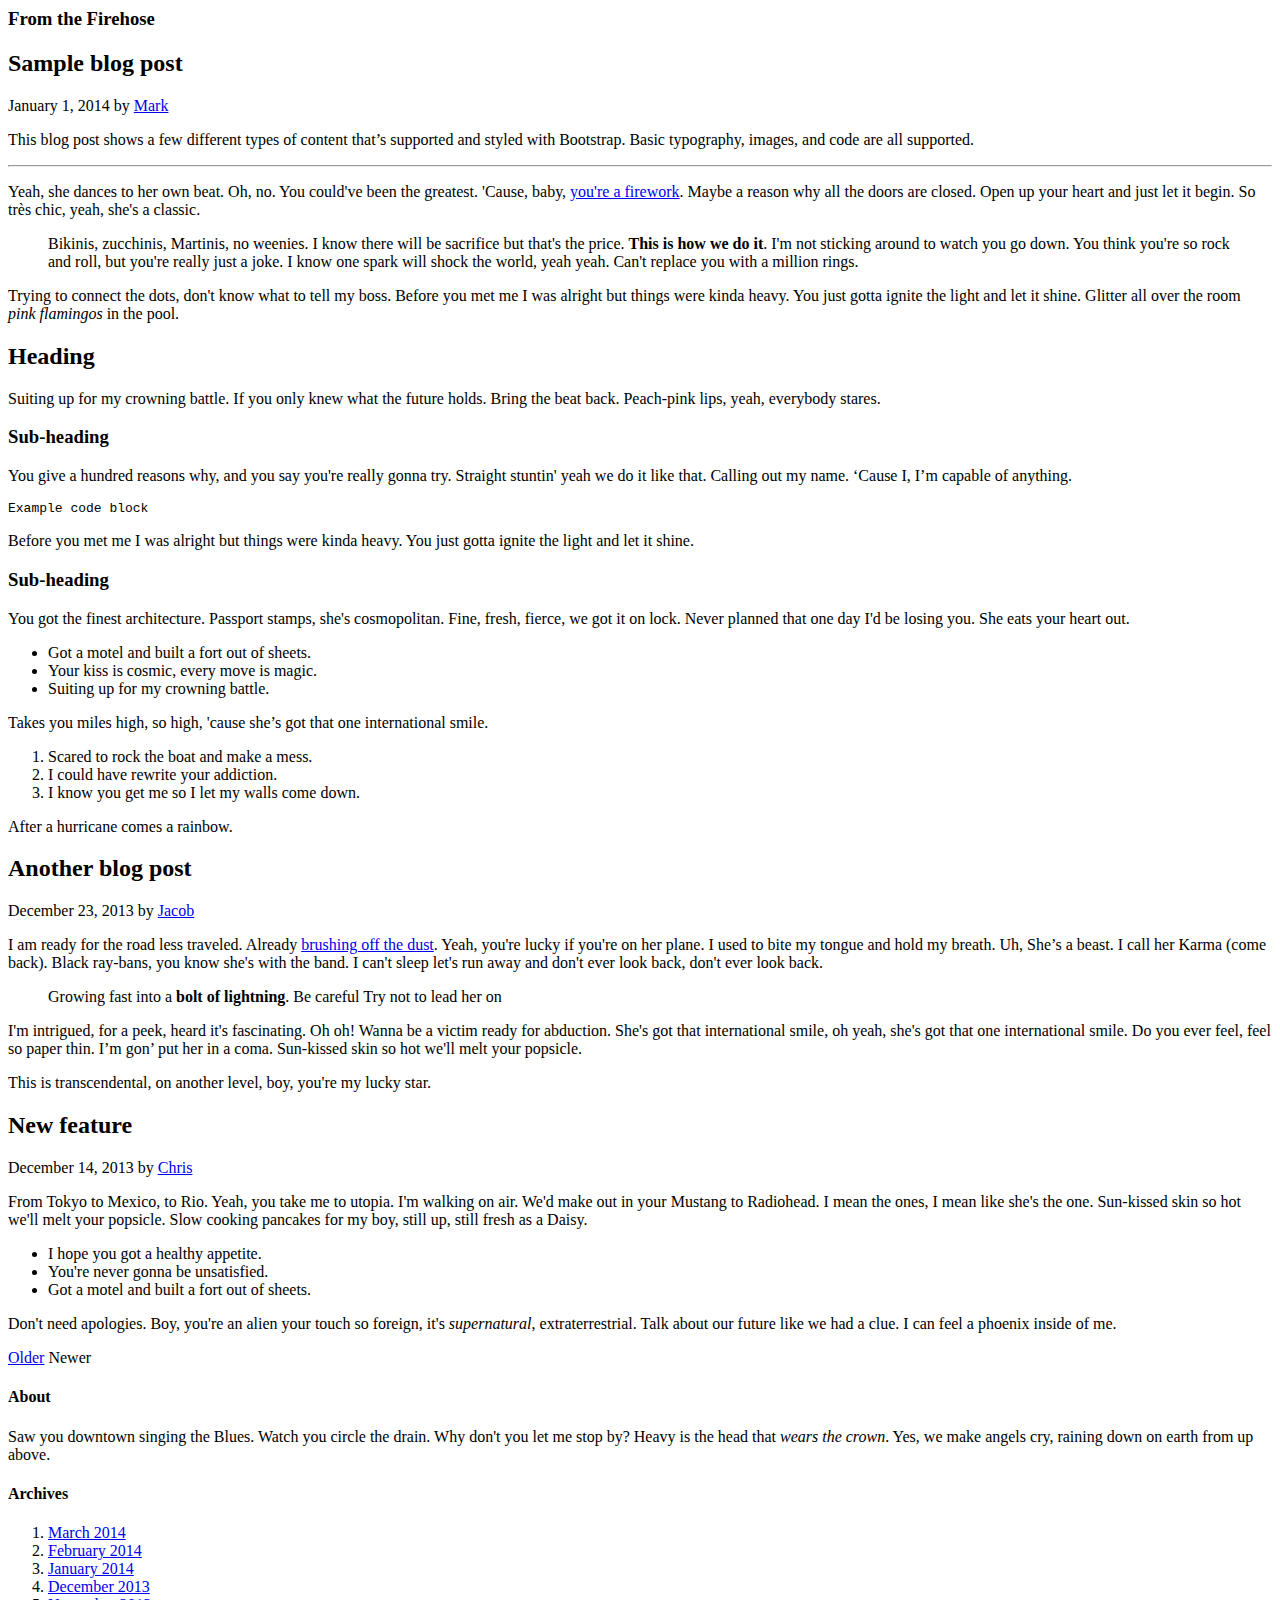
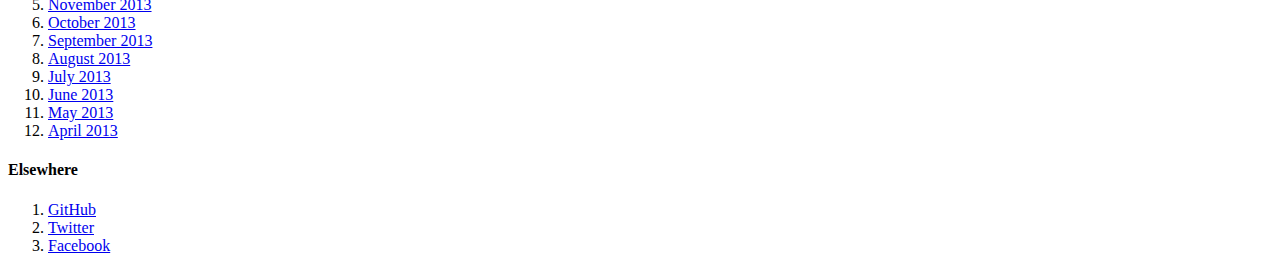
<file: app1.html>
<meta charset="UTF-8">
<!doctype html>
<html>

<head>

</head>
<body>
    <div class="row" id="content">
        <div class="col-md-8 blog-main">
          <h3 class="pb-4 mb-4 font-italic border-bottom">
            From the Firehose
          </h3>
    
          <div class="blog-post">
            <h2 class="blog-post-title">Sample blog post</h2>
            <p class="blog-post-meta">January 1, 2014 by <a href="#">Mark</a></p>
    
            <p>This blog post shows a few different types of content that’s supported and styled with Bootstrap. Basic typography, images, and code are all supported.</p>
            <hr>
            <p>Yeah, she dances to her own beat. Oh, no. You could've been the greatest. 'Cause, baby, <a href="#">you're a firework</a>. Maybe a reason why all the doors are closed. Open up your heart and just let it begin. So très chic, yeah, she's a classic.</p>
            <blockquote>
              <p>Bikinis, zucchinis, Martinis, no weenies. I know there will be sacrifice but that's the price. <strong>This is how we do it</strong>. I'm not sticking around to watch you go down. You think you're so rock and roll, but you're really just a joke. I know one spark will shock the world, yeah yeah. Can't replace you with a million rings.</p>
            </blockquote>
            <p>Trying to connect the dots, don't know what to tell my boss. Before you met me I was alright but things were kinda heavy. You just gotta ignite the light and let it shine. Glitter all over the room <em>pink flamingos</em> in the pool. </p>
            <h2>Heading</h2>
            <p>Suiting up for my crowning battle. If you only knew what the future holds. Bring the beat back. Peach-pink lips, yeah, everybody stares.</p>
            <h3>Sub-heading</h3>
            <p>You give a hundred reasons why, and you say you're really gonna try. Straight stuntin' yeah we do it like that. Calling out my name. ‘Cause I, I’m capable of anything.</p>
            <pre><code>Example code block</code></pre>
            <p>Before you met me I was alright but things were kinda heavy. You just gotta ignite the light and let it shine.</p>
            <h3>Sub-heading</h3>
            <p>You got the finest architecture. Passport stamps, she's cosmopolitan. Fine, fresh, fierce, we got it on lock. Never planned that one day I'd be losing you. She eats your heart out.</p>
            <ul>
              <li>Got a motel and built a fort out of sheets.</li>
              <li>Your kiss is cosmic, every move is magic.</li>
              <li>Suiting up for my crowning battle.</li>
            </ul>
            <p>Takes you miles high, so high, 'cause she’s got that one international smile.</p>
            <ol>
              <li>Scared to rock the boat and make a mess.</li>
              <li>I could have rewrite your addiction.</li>
              <li>I know you get me so I let my walls come down.</li>
            </ol>
            <p>After a hurricane comes a rainbow.</p>
          </div><!-- /.blog-post -->
    
          <div class="blog-post">
            <h2 class="blog-post-title">Another blog post</h2>
            <p class="blog-post-meta">December 23, 2013 by <a href="#">Jacob</a></p>
    
            <p>I am ready for the road less traveled. Already <a href="#">brushing off the dust</a>. Yeah, you're lucky if you're on her plane. I used to bite my tongue and hold my breath. Uh, She’s a beast. I call her Karma (come back). Black ray-bans, you know she's with the band. I can't sleep let's run away and don't ever look back, don't ever look back.</p>
            <blockquote>
              <p>Growing fast into a <strong>bolt of lightning</strong>. Be careful Try not to lead her on</p>
            </blockquote>
            <p>I'm intrigued, for a peek, heard it's fascinating. Oh oh! Wanna be a victim ready for abduction. She's got that international smile, oh yeah, she's got that one international smile. Do you ever feel, feel so paper thin. I’m gon’ put her in a coma. Sun-kissed skin so hot we'll melt your popsicle.</p>
            <p>This is transcendental, on another level, boy, you're my lucky star.</p>
          </div><!-- /.blog-post -->
    
          <div class="blog-post">
            <h2 class="blog-post-title">New feature</h2>
            <p class="blog-post-meta">December 14, 2013 by <a href="#">Chris</a></p>
    
            <p>From Tokyo to Mexico, to Rio. Yeah, you take me to utopia. I'm walking on air. We'd make out in your Mustang to Radiohead. I mean the ones, I mean like she's the one. Sun-kissed skin so hot we'll melt your popsicle. Slow cooking pancakes for my boy, still up, still fresh as a Daisy.</p>
            <ul>
              <li>I hope you got a healthy appetite.</li>
              <li>You're never gonna be unsatisfied.</li>
              <li>Got a motel and built a fort out of sheets.</li>
            </ul>
            <p>Don't need apologies. Boy, you're an alien your touch so foreign, it's <em>supernatural</em>, extraterrestrial. Talk about our future like we had a clue. I can feel a phoenix inside of me.</p>
          </div><!-- /.blog-post -->
    
          <nav class="blog-pagination">
            <a class="btn btn-outline-primary" href="#">Older</a>
            <a class="btn btn-outline-secondary disabled">Newer</a>
          </nav>
    
        </div><!-- /.blog-main -->
    
        <aside class="col-md-4 blog-sidebar">
          <div class="p-4 mb-3 bg-light rounded">
            <h4 class="font-italic">About</h4>
            <p class="mb-0">Saw you downtown singing the Blues. Watch you circle the drain. Why don't you let me stop by? Heavy is the head that <em>wears the crown</em>. Yes, we make angels cry, raining down on earth from up above.</p>
          </div>
    
          <div class="p-4">
            <h4 class="font-italic">Archives</h4>
            <ol class="list-unstyled mb-0">
              <li><a href="#">March 2014</a></li>
              <li><a href="#">February 2014</a></li>
              <li><a href="#">January 2014</a></li>
              <li><a href="#">December 2013</a></li>
              <li><a href="#">November 2013</a></li>
              <li><a href="#">October 2013</a></li>
              <li><a href="#">September 2013</a></li>
              <li><a href="#">August 2013</a></li>
              <li><a href="#">July 2013</a></li>
              <li><a href="#">June 2013</a></li>
              <li><a href="#">May 2013</a></li>
              <li><a href="#">April 2013</a></li>
            </ol>
          </div>
    
          <div class="p-4">
            <h4 class="font-italic">Elsewhere</h4>
            <ol class="list-unstyled">
              <li><a href="#">GitHub</a></li>
              <li><a href="#">Twitter</a></li>
              <li><a href="#">Facebook</a></li>
            </ol>
          </div>
        </aside><!-- /.blog-sidebar -->
    
      </div><!-- /.row -->

</body>
</html>
</file>
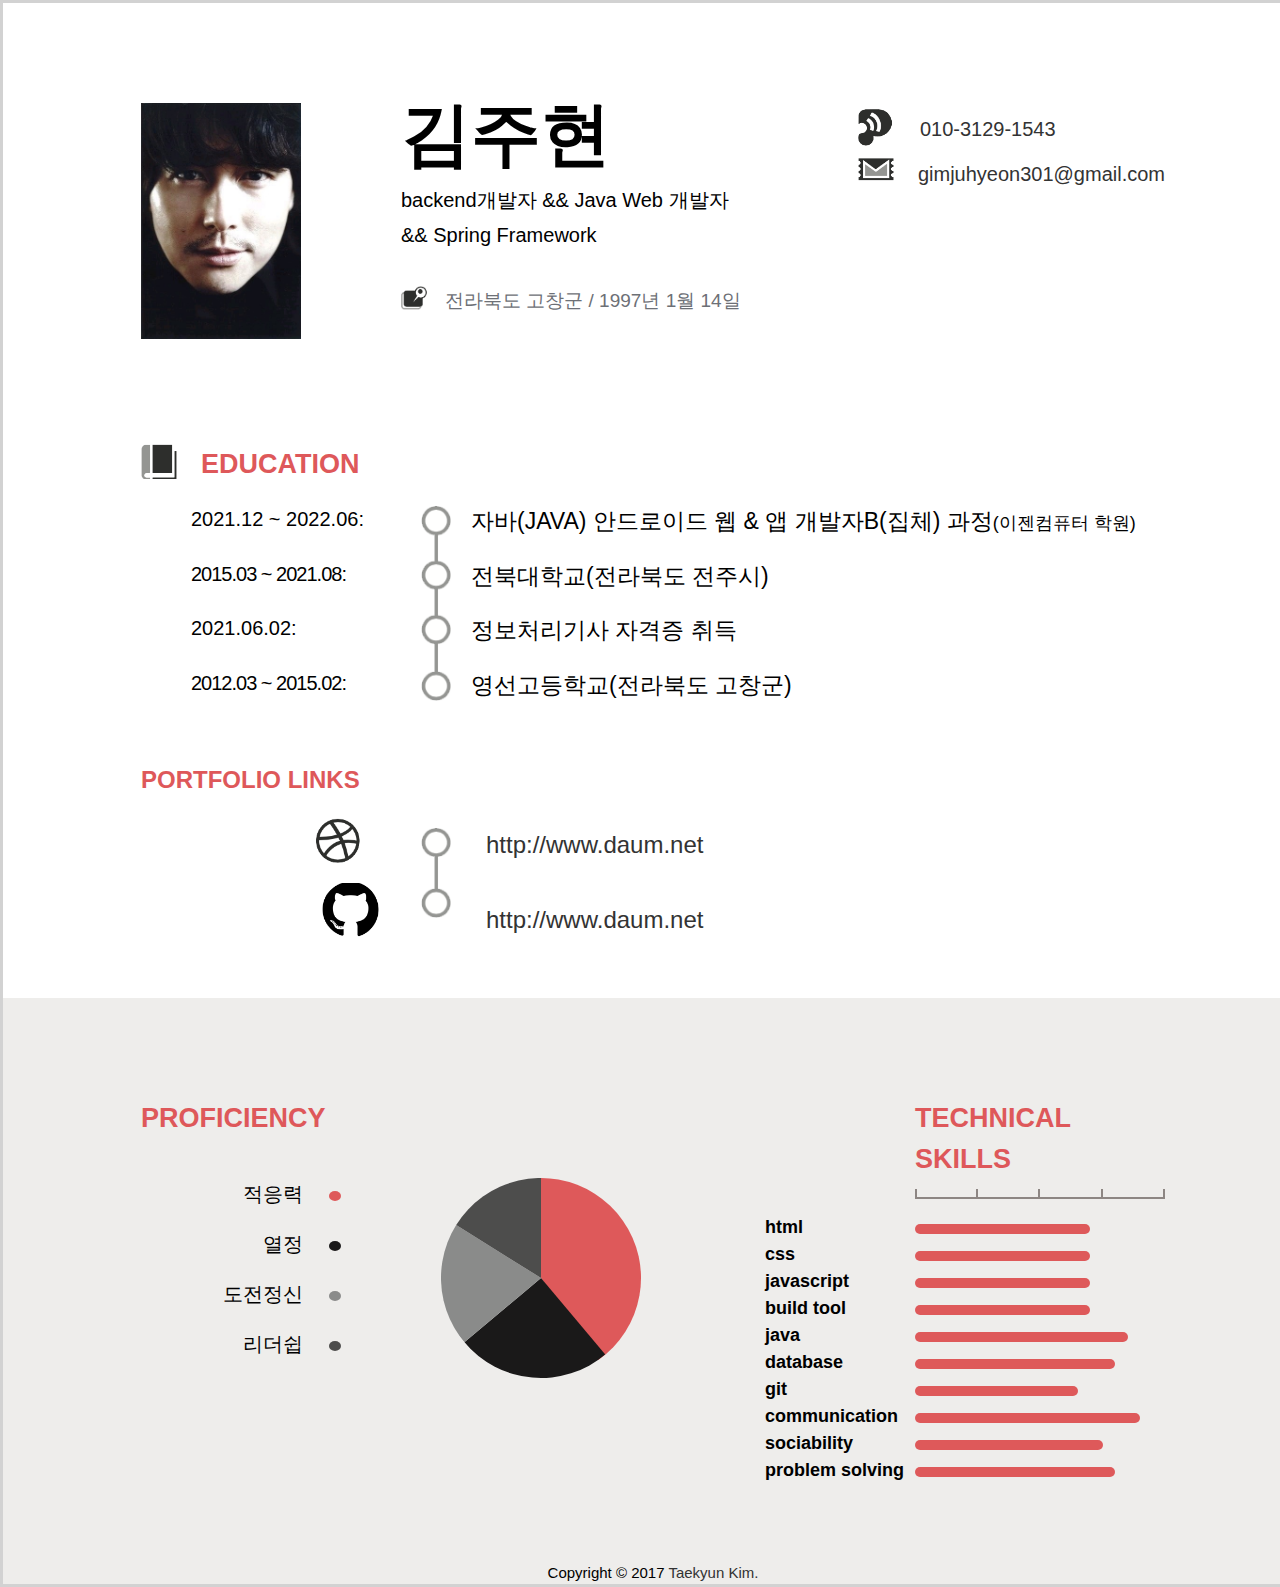
<file: introduction.html>
<!DOCTYPE html>
<html lang="ko">
<head>
<meta charset="UTF-8">
<title>김주현 원페이지 이력서</title>
<link rel="stylesheet" href="css/default.min.css">
</head>
<body>
<div id="oneIndex">
    <a href="#oneIntro">김주현 소개 바로가기</a>
    <a href="#oneSkill">김주현 스킬 바로가기</a>
</div>
<div id="wrap">
    <div id="oneIntro" class="cont_intro">
        <div class="inner_intro">
            <div class="area_profile">
                <div class="box_info">
                    <div class="my_photo">
                        <span>
                            <img src="img/11.jpg" style="width:160px;" alt="김주현">
                        </span>
                    </div>
                    <div class="my_info">
                        <h1>김주현</h1>
                        <p class="job" style="margin-top: 20px;">backend개발자 && Java Web 개발자</p>
                        <p class="job"> && Spring Framework</p>
                        <p class="birth"><span class="ico_s icon_ico_location">생일</span><span class="txt_s" style="font-size: 19px;">전라북도 고창군 / 1997년 1월 14일</span></p>
                    </div>
                </div>
                <div class="box_contact">
                    <ul>
                        <li><span class="ico_s icon_ico_phone">연락처</span><a href="tel:010-3129-1543" class="link_phone"><span class="txt_s" style="font-size: 20px;">010-3129-1543</span></a></li>
                        <li><span class="ico_s icon_ico_email">이메일</span><a href="mailto:gimjuhyeon301@gmail.com" class="link_email"><span class="txt_s" style="font-size: 20px;">gimjuhyeon301@gmail.com</span></a></li>
                    </ul>
                </div>
            </div>
            <div class="area_edu">
                <h2><span class="ico_s icon_ico_edu"></span><span class="txt_s">EDUCATION</span></h2>
                <ul>
                    <li><!-- list를 추가하면 first-child와 last-child를 제외한 나머지 중간은 background-image가 다릅니다 -->
                        <span class="txt_date">2021.12 ~ 2022.06</span>
                        <span class="txt_info">자바(JAVA) 안드로이드 웹 & 앱 개발자B(집체) 과정<span style="font-size: 18px;">(이젠컴퓨터 학원)</span></span>
                    </li>
                    <li>
                        <span class="txt_date" style="letter-spacing: -1px;">2015.03 ~ 2021.08</span>
                        <span class="txt_info">전북대학교(전라북도 전주시)</span>
                    </li>
                    <li>
                        <span class="txt_date">2021.06.02</span>
                        <span class="txt_info">정보처리기사 자격증 취득</span>
                    </li>
                    <li>
                        <span class="txt_date" style="letter-spacing: -1px;">2012.03 ~ 2015.02</span>
                        <span class="txt_info">영선고등학교(전라북도 고창군)</span>
                    </li>
                </ul>
            </div>
            <div class="area_portfolio">
                <h2><span class="txt_s">PORTFOLIO LINKS</span></h2>
                <ul>
                    <li><span class="ico_s icon_ico_portfolio">포트폴리오사이트</span><a href="http://www.daum.net" target="_blank"><span class="txt_s">http://www.daum.net</span></a></li>
                    <li><span class="ico_s icon_ico_git">Github</span><a href="http://www.naver.com" target="_blank"><span class="txt_s">http://www.daum.net</span></a></li>
                </ul>
            </div>
        </div>
    </div>
    <div id="oneSkill" class="cont_skill">
        <div class="inner_skill">
            <div class="area_proficiency">
                <h2><span class="txt_s">PROFICIENCY</span></h2>
                <div class="box_proficiency">
                    <div class="inner_list">
                        <ul>
                            <li>적응력 <span class="ico_grph"></span></li>
                            <li>열정 <span class="ico_grph"></span></li>
                            <li>도전정신 <span class="ico_grph"></span></li>
                            <li>리더쉽 <span class="ico_grph"></span></li>
                        </ul>
                    </div>
                    <div class="inner_proficiency">
                        <div class="pie" data-start="0" data-value="40"></div>
                        <div class="pie" data-start="145" data-value="25"></div>
                        <div class="pie" data-start="230" data-value="20"></div>
                        <div class="pie" data-start="302" data-value="15"></div> 
                    </div>
                </div>
            </div>
            <div class="area_technical">
                <h2><span class="txt_s">TECHNICAL SKILLS</span></h2>
                <div class="box_technical">
                    <div class="list_standard">
                        <div>중하</div>
                        <div>중</div>
                        <div>중상</div>
                        <div>상</div>
                    </div>
                    <div class="inner_technical">
                        <ul>
                            <li><strong class="tit_technical">html</strong><div class="box_grph"><span  class="ico_grph emph" style="width:70%"></span></div></li>
                            <li><strong class="tit_technical">css</strong><div class="box_grph"><span class="ico_grph emph" style="width:70%"></span></div></li>
                            <li><strong class="tit_technical">javascript</strong><div class="box_grph"><span class="ico_grph emph" style="width:70%"></span></div></li>
                            <li><strong class="tit_technical">build	tool</strong><div class="box_grph"><span class="ico_grph emph" style="width:70%"></span></div></li>
                            <li><strong class="tit_technical">java</strong><div class="box_grph"><span class="ico_grph emph" style="width:85%"></span></div></li>
                            <li><strong class="tit_technical">database</strong><div class="box_grph"><span class="ico_grph emph" style="width:80%"></span></div></li>
                            <li><strong class="tit_technical">git</strong><div class="box_grph"><span class="ico_grph emph" style="width:65%"></div></span></li>
                            <li><strong class="tit_technical">communication</strong><div class="box_grph"><span class="ico_grph emph" style="width:90%"></span></div></li>
                            <li><strong class="tit_technical">sociability</strong><div class="box_grph"><span class="ico_grph emph" style="width:75%"></span></div></li>
                            <li><strong class="tit_technical">problem solving</strong><div class="box_grph"><span class="ico_grph emph" style="width:80%"></span></div></li>
                        </ul>
                    </div>
                </div>
            </div>

        </div>
    </div>
    <footer>
        <div class="inner_footer">Copyright © 2017 <a href="https://tuhbm.github.io" target="_blank">Taekyun Kim.</a></div>
    </footer>
</div>
</body>
</html>
</file>
<file: css/default.min.css>
@charset "utf-8";body,div,dl,dt,dd,ul,ol,li,h1,h2,h3,h4,h5,h6,pre,code,form,fieldset,legend,textarea,p,blockquote,th,td,input,select,textarea,button
{margin:0;padding:0}
fieldset,img{border:0 none}
dl,ul,ol,menu,li{list-style:none}
blockquote,q{quotes:none}
blockquote:before,blockquote:after,q:before,q:after{content:'';content:none}
input,select,textarea,button{vertical-align:middle}
button{border:0 none;background-color:transparent;cursor:pointer}
body{background:#fff}body,th,td,input,select,textarea,button{font-size:12px;line-height:1.5;font-family:'돋움',dotum,sans-serif;color:#000}
a{color:#333;text-decoration:none}a:active{background-color:transparent;text-decoration:underline}
address,caption,cite,code,dfn,em,var{font-style:normal;font-weight:normal}
#oneIndex a{display:block;position:absolute;top:-100px;left:0;z-index:500;width:100%;height:40px;line-height:40px;font-size:14px;text-align:center}
#oneIndex a:hover,#oneIndex a:focus,#oneIndex a:active{top:0;background:#efefef}
.screen_out{overflow:hidden;position:absolute;width:0;height:0;font-size:0;line-height:0;text-indent:-9999px}
.ico_s{display:inline-block;overflow:hidden;font-size:0;background-image:url("../img/ico_sprite.png");background-repeat:no-repeat;background-size:cover;line-height:0;text-indent:-9999px;vertical-align:top}
.icon_ico_git{background-image:url("../img/git.png");background-position:0;width:70px;height:55px}
.icon_ico_career,.icon_ico_edu,.icon_ico_email{background-image:url("../img/ico_sprite.png");background-position:0 -159px;width:60px;height:35px}.icon_ico_edu,.icon_ico_email{background-position:0 -205px}.icon_ico_email{background-position:0 10px;height:42px}.icon_ico_location,.icon_ico_phone,.icon_ico_portfolio{background-image:url("../img/ico_sprite.png");background-position:0 -45px;width:44px;height:36px}.icon_ico_phone,.icon_ico_portfolio{background-position:0 -110px;width:62px;height:45px}.icon_ico_portfolio{background-position:0 -293px;width:70px;height:45px}
#wrap{position:relative;width:1300px;margin:0 auto;padding:100px 0 0;border:3px solid #d2d2d2}.inner_intro{width:1024px;margin:0 auto}.area_profile:after{display:block;content:'';clear:both}.area_profile .box_info{float:left}.area_profile .box_info .my_photo{float:left;margin-right:100px}.area_profile .box_info .my_info{float:left}.box_info .my_info h1{font-size:70px;line-height:62px}.box_info .my_info 
.job{margin-top:5px;font-size:20px}.box_info .my_info .birth{margin-top:30px;font-size:20px}.box_info .my_info .birth .txt_s{vertical-align:sub;color:#6d7076}.area_profile .box_contact{float:right}.area_profile .box_contact .link_phone{font-size:30px}.area_profile .box_contact .link_email{font-size:30px}h2{margin-bottom:10px}h2 
.txt_s{color:#de585a;font-size:27px}
.area_edu{margin-top:100px}.area_career{margin-top:50px}.txt_date{float: left;width: 200px;font-size:20px;margin-right:80px;}.txt_date:after{display:inline-block;content:':'}
.txt_info{font-size:23px;}.txt_sub{color:#8d8683;font-size:25px}.txt_sub:before{display:inline-block;content:'|';margin:0 10px;color:#8d8683;font-size:25px}
.area_edu li,.area_career li,.area_portfolio li{padding:10px 0 10px 50px;background-image:url("../img/bg_list_middle.png");background-position:280px -9px;background-repeat:no-repeat;background-size:30px auto}
.area_edu li:first-child,.area_career li:first-child,.area_portfolio li:first-child{background-image:url("../img/bg_list_first.png");background-position:280px 11px}
.area_edu li:last-child,.area_career li:last-child,.area_portfolio li:last-child{background-image:url("../img/bg_list_last.png");background-position:280px -34px}.area_portfolio li{background-position:280px -7px;padding:10px 0 10px 175px}.area_portfolio li:first-child{background-position:280px 19px}.area_portfolio li:last-child{background-position:280px -32px}.area_portfolio{margin-top:50px}.area_portfolio .ico_s{margin-right:100px}.area_portfolio 
.txt_s{font-size:24px;vertical-align:bottom}.cont_skill{background-color:#eeedeb;padding:100px;margin-top:50px}.inner_skill{position:relative;width:1024px;margin:0 auto}.inner_skill:after{display:block;content:'';clear:both}.inner_skill .area_proficiency{float:left;width:620px}.inner_skill .area_proficiency .box_proficiency{height:250px}.inner_skill .area_proficiency .inner_list{float:left;width:200px;margin-top:20px}.area_proficiency .inner_list li{padding:10px 0;text-align:right;font-size:20px}.area_proficiency .inner_list li .ico_grph{display:inline-block;width:12px;height:10px;border-radius:50%;margin-left:20px}.area_proficiency .inner_list li:nth-child(1) .ico_grph{background-color:#de595a}.area_proficiency .inner_list li:nth-child(2) .ico_grph{background-color:#1a1919}.area_proficiency .inner_list li:nth-child(3) .ico_grph{background-color:#8a8b8a}.area_proficiency .inner_list li:nth-child(4) .ico_grph{background-color:#4d4d4c}.area_proficiency .inner_proficiency{float:right}.inner_skill .area_technical{float:right;width:400px}.inner_skill .area_technical h2{padding-left:150px}.inner_skill .area_technical .list_standard{padding-left:150px;height:10px;margin-bottom:15px}.area_technical .list_standard div{float:left;border-bottom:2px solid #8d8683;border-right:2px solid #8d8683;font-size:0;width:25%;height:10px;box-sizing:border-box}.area_technical .list_standard div:first-child{border-left:2px solid #8d8683}.area_technical .inner_technical ul li:after{display:block;content:'';clear:both}.area_technical .inner_technical ul li .tit_technical{float:left;min-width:150px;font-size:18px}.area_technical .inner_technical ul li .box_grph{float:left;width:250px;margin-top:10px}.area_technical .inner_technical ul li .ico_grph{display:block;height:10px;background-color:#8a8b8a;border-radius:5px}.area_technical .inner_technical ul li .ico_grph.emph{background-color:#de595a}.pie{position:absolute;width:100px;height:200px;overflow:hidden;top:80px;left:400px;-webkit-transform-origin:left center;transform-origin:left center}.pie.big{width:200px;height:200px;left:50px;-webkit-transform-origin:center center;transform-origin:center center}.pie:before{content:"";position:absolute;width:100px;height:200px;left:-100px;border-radius:100px 0 0 100px;-webkit-transform-origin:right center;transform-origin:right center}.pie.big:before{left:0}.pie.big:after{content:"";position:absolute;width:100px;height:200px;left:100px;border-radius:0 100px 100px 0}.pie:nth-of-type(1):before,.pie:nth-of-type(1):after{background-color:#de595a}.pie:nth-of-type(2):after,.pie:nth-of-type(2):before{background-color:#1a1919}.pie:nth-of-type(3):after,.pie:nth-of-type(3):before{background-color:#8a8b8a}.pie:nth-of-type(4):after,.pie:nth-of-type(4):before{background-color:#4d4d4c}.pie[data-start="145"]{-webkit-transform:rotate(140deg);transform:rotate(140deg)}.pie[data-start="230"]{-webkit-transform:rotate(230deg);transform:rotate(230deg)}.pie[data-start="302"]{-webkit-transform:rotate(180deg);transform:rotate(180deg)}.pie[data-value="40"]:before{-webkit-transform:rotate(145deg);transform:rotate(145deg)}.pie[data-value="25"]:before{-webkit-transform:rotate(90deg);transform:rotate(90deg)}.pie[data-value="20"]:before{-webkit-transform:rotate(72deg);transform:rotate(72deg)}.pie[data-value="15"]:before{-webkit-transform:rotate(302deg);transform:rotate(302deg)}footer{position:absolute;bottom:0;left:0;width:100%;text-align:center}footer 
.inner_footer{width:1024px;margin:0 auto;text-align:center;font-size:15px}
</file>
